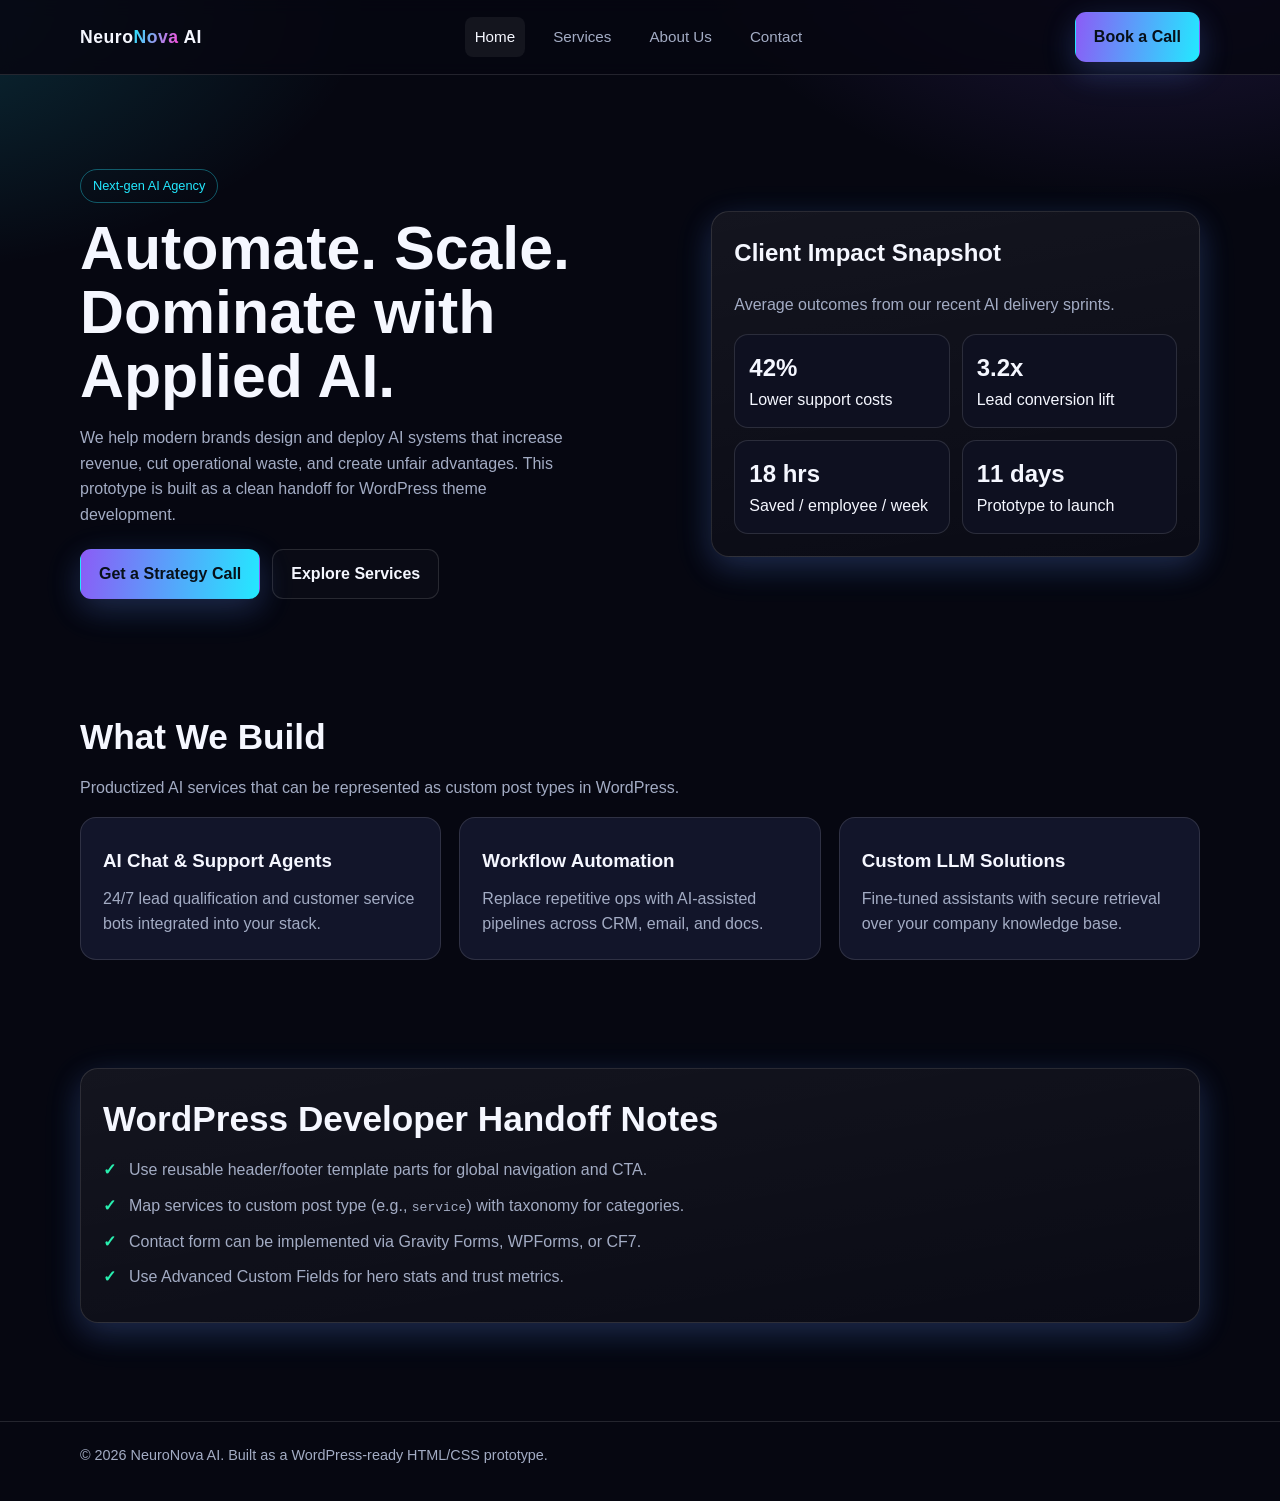
<file: public/ai-agency-prototype/index.html>
<!doctype html>
<html lang="en">
  <head>
    <meta charset="UTF-8" />
    <meta name="viewport" content="width=device-width, initial-scale=1.0" />
    <title>NeuroNova AI Agency | Home</title>
    <meta name="description" content="Futuristic AI agency website prototype ready for WordPress theme handoff." />
    <link rel="stylesheet" href="assets/styles.css" />
  </head>
  <body>
    <header class="site-header">
      <div class="container nav-wrap">
        <a class="brand" href="index.html">Neuro<span>Nova</span> AI</a>
        <nav class="nav-links" aria-label="Main navigation">
          <a class="active" href="index.html">Home</a>
          <a href="services.html">Services</a>
          <a href="about.html">About Us</a>
          <a href="contact.html">Contact</a>
        </nav>
        <a class="btn btn-primary" href="contact.html">Book a Call</a>
      </div>
    </header>

    <main>
      <section class="container hero">
        <div>
          <span class="badge">Next-gen AI Agency</span>
          <h1>Automate. Scale. Dominate with Applied AI.</h1>
          <p>
            We help modern brands design and deploy AI systems that increase revenue,
            cut operational waste, and create unfair advantages. This prototype is built as
            a clean handoff for WordPress theme development.
          </p>
          <div class="hero-cta">
            <a class="btn btn-primary" href="contact.html">Get a Strategy Call</a>
            <a class="btn btn-ghost" href="services.html">Explore Services</a>
          </div>
        </div>

        <aside class="panel" aria-label="Performance snapshot">
          <h2 style="margin-top: 0">Client Impact Snapshot</h2>
          <p style="color: var(--muted)">Average outcomes from our recent AI delivery sprints.</p>
          <div class="metrics">
            <div class="metric">
              <strong>42%</strong>
              <span>Lower support costs</span>
            </div>
            <div class="metric">
              <strong>3.2x</strong>
              <span>Lead conversion lift</span>
            </div>
            <div class="metric">
              <strong>18 hrs</strong>
              <span>Saved / employee / week</span>
            </div>
            <div class="metric">
              <strong>11 days</strong>
              <span>Prototype to launch</span>
            </div>
          </div>
        </aside>
      </section>

      <section class="container">
        <h2 class="section-title">What We Build</h2>
        <p class="section-subtitle">Productized AI services that can be represented as custom post types in WordPress.</p>
        <div class="grid services-grid">
          <article class="card">
            <h3>AI Chat & Support Agents</h3>
            <p>24/7 lead qualification and customer service bots integrated into your stack.</p>
          </article>
          <article class="card">
            <h3>Workflow Automation</h3>
            <p>Replace repetitive ops with AI-assisted pipelines across CRM, email, and docs.</p>
          </article>
          <article class="card">
            <h3>Custom LLM Solutions</h3>
            <p>Fine-tuned assistants with secure retrieval over your company knowledge base.</p>
          </article>
        </div>
      </section>

      <section class="container">
        <div class="panel">
          <h2 class="section-title">WordPress Developer Handoff Notes</h2>
          <ul class="check-list">
            <li>Use reusable header/footer template parts for global navigation and CTA.</li>
            <li>Map services to custom post type (e.g., <code>service</code>) with taxonomy for categories.</li>
            <li>Contact form can be implemented via Gravity Forms, WPForms, or CF7.</li>
            <li>Use Advanced Custom Fields for hero stats and trust metrics.</li>
          </ul>
        </div>
      </section>
    </main>

    <footer class="site-footer">
      <div class="container">© 2026 NeuroNova AI. Built as a WordPress-ready HTML/CSS prototype.</div>
    </footer>
  </body>
</html>
</file>
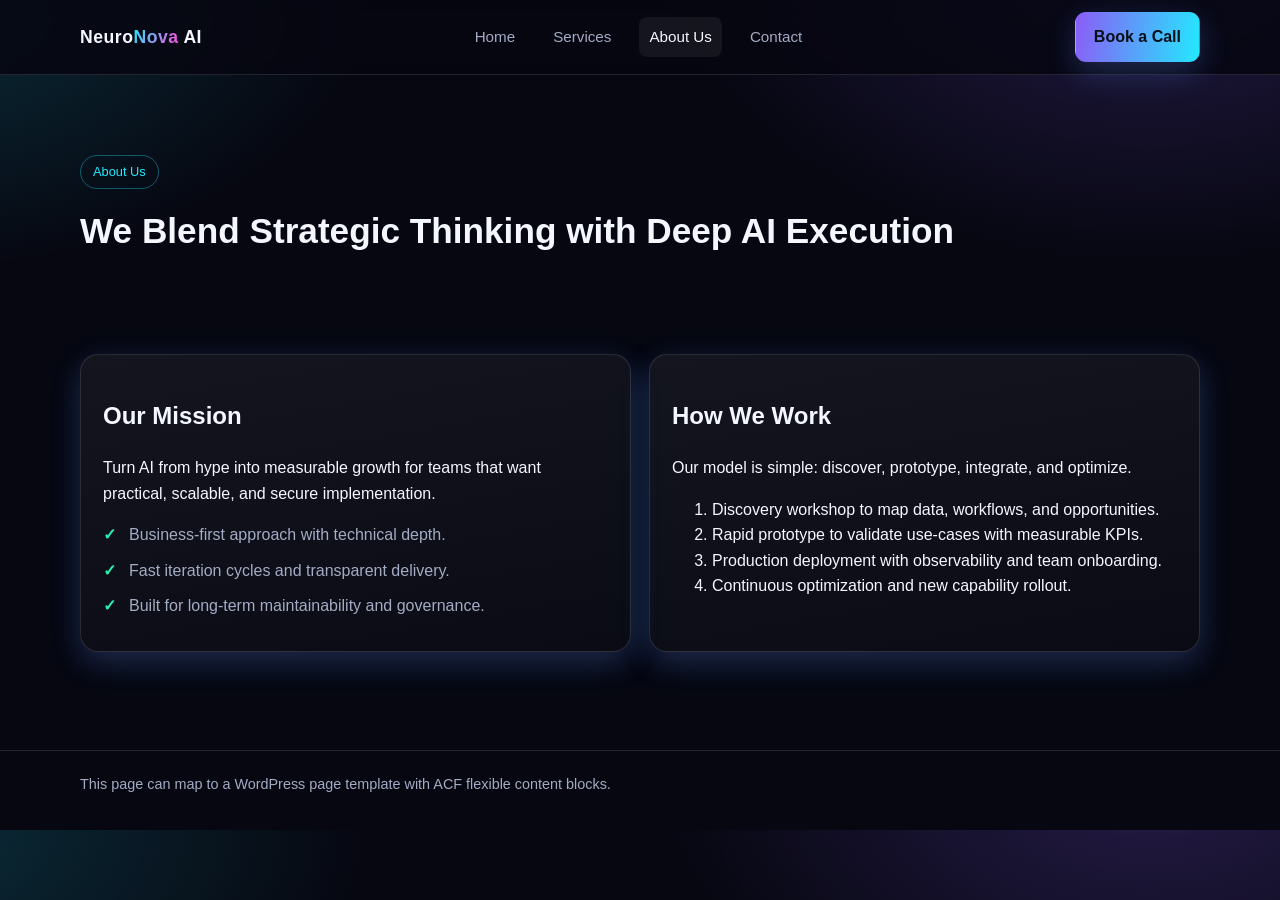
<file: public/ai-agency-prototype/about.html>
<!doctype html>
<html lang="en">
  <head>
    <meta charset="UTF-8" />
    <meta name="viewport" content="width=device-width, initial-scale=1.0" />
    <title>NeuroNova AI Agency | About</title>
    <link rel="stylesheet" href="assets/styles.css" />
  </head>
  <body>
    <header class="site-header">
      <div class="container nav-wrap">
        <a class="brand" href="index.html">Neuro<span>Nova</span> AI</a>
        <nav class="nav-links" aria-label="Main navigation">
          <a href="index.html">Home</a>
          <a href="services.html">Services</a>
          <a class="active" href="about.html">About Us</a>
          <a href="contact.html">Contact</a>
        </nav>
        <a class="btn btn-primary" href="contact.html">Book a Call</a>
      </div>
    </header>

    <main>
      <section class="container page-hero">
        <span class="badge">About Us</span>
        <h1 class="section-title">We Blend Strategic Thinking with Deep AI Execution</h1>
      </section>

      <section class="container grid about-grid">
        <article class="panel">
          <h2>Our Mission</h2>
          <p>
            Turn AI from hype into measurable growth for teams that want practical, scalable, and secure implementation.
          </p>
          <ul class="check-list">
            <li>Business-first approach with technical depth.</li>
            <li>Fast iteration cycles and transparent delivery.</li>
            <li>Built for long-term maintainability and governance.</li>
          </ul>
        </article>

        <article class="panel">
          <h2>How We Work</h2>
          <p>Our model is simple: discover, prototype, integrate, and optimize.</p>
          <ol>
            <li>Discovery workshop to map data, workflows, and opportunities.</li>
            <li>Rapid prototype to validate use-cases with measurable KPIs.</li>
            <li>Production deployment with observability and team onboarding.</li>
            <li>Continuous optimization and new capability rollout.</li>
          </ol>
        </article>
      </section>
    </main>

    <footer class="site-footer">
      <div class="container">This page can map to a WordPress page template with ACF flexible content blocks.</div>
    </footer>
  </body>
</html>
</file>
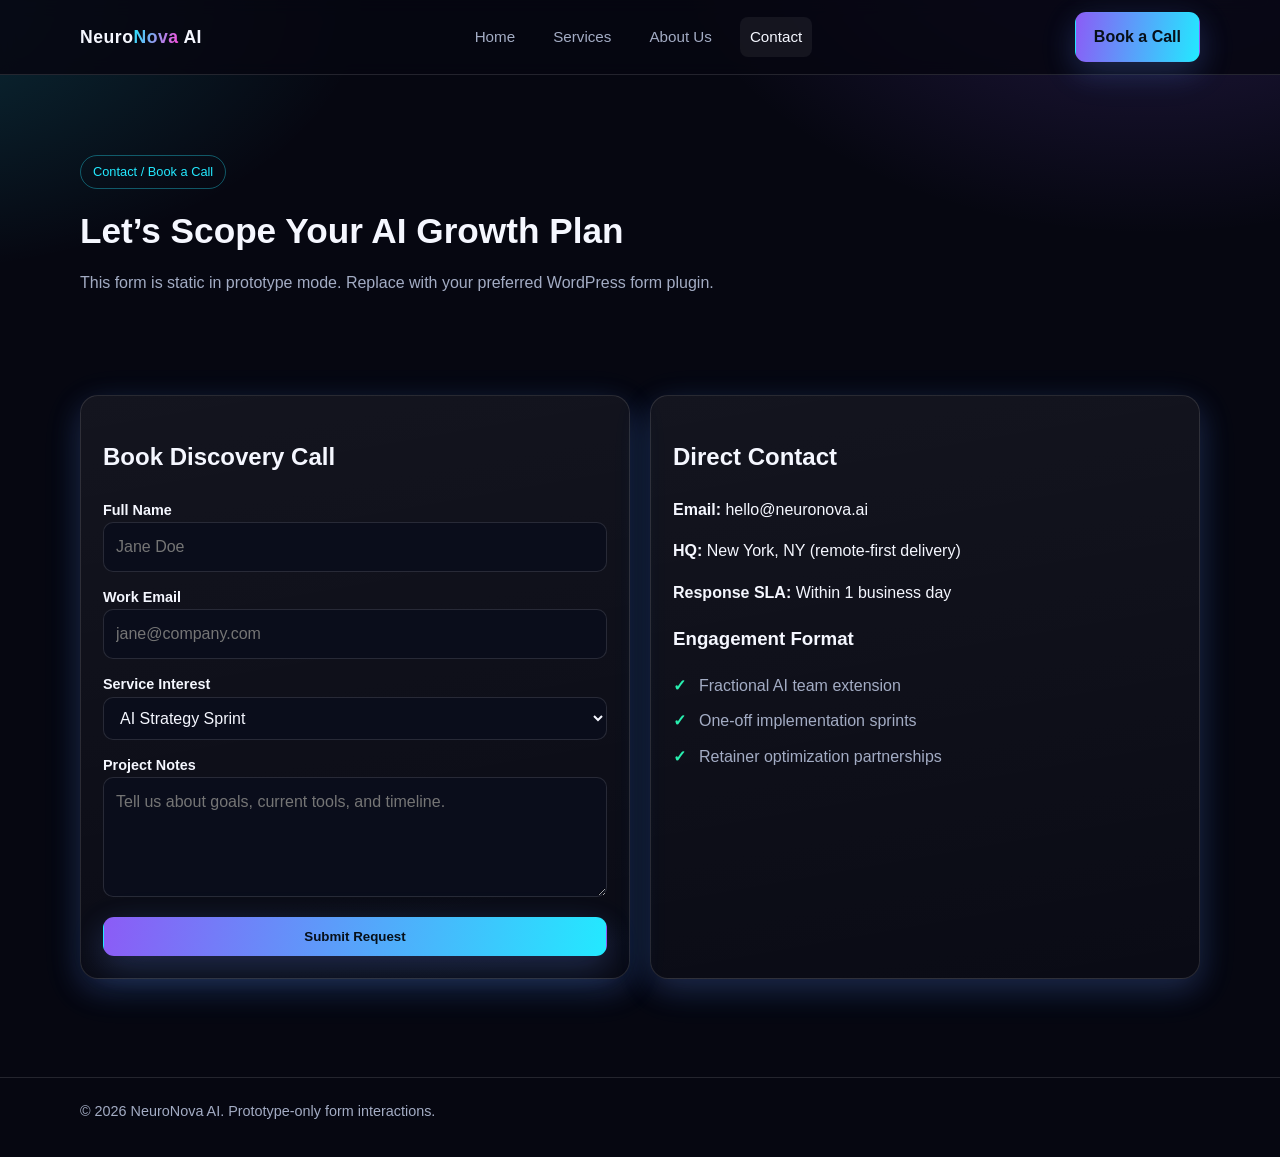
<file: public/ai-agency-prototype/contact.html>
<!doctype html>
<html lang="en">
  <head>
    <meta charset="UTF-8" />
    <meta name="viewport" content="width=device-width, initial-scale=1.0" />
    <title>NeuroNova AI Agency | Contact</title>
    <link rel="stylesheet" href="assets/styles.css" />
  </head>
  <body>
    <header class="site-header">
      <div class="container nav-wrap">
        <a class="brand" href="index.html">Neuro<span>Nova</span> AI</a>
        <nav class="nav-links" aria-label="Main navigation">
          <a href="index.html">Home</a>
          <a href="services.html">Services</a>
          <a href="about.html">About Us</a>
          <a class="active" href="contact.html">Contact</a>
        </nav>
        <a class="btn btn-primary" href="contact.html">Book a Call</a>
      </div>
    </header>

    <main>
      <section class="container page-hero">
        <span class="badge">Contact / Book a Call</span>
        <h1 class="section-title">Let’s Scope Your AI Growth Plan</h1>
        <p class="section-subtitle">This form is static in prototype mode. Replace with your preferred WordPress form plugin.</p>
      </section>

      <section class="container contact-wrap">
        <article class="panel">
          <h2>Book Discovery Call</h2>
          <form>
            <div>
              <label for="name">Full Name</label>
              <input id="name" name="name" type="text" placeholder="Jane Doe" />
            </div>
            <div>
              <label for="email">Work Email</label>
              <input id="email" name="email" type="email" placeholder="jane@company.com" />
            </div>
            <div>
              <label for="service">Service Interest</label>
              <select id="service" name="service">
                <option>AI Strategy Sprint</option>
                <option>Sales AI Stack</option>
                <option>AI Customer Experience</option>
                <option>Custom LLM Solution</option>
              </select>
            </div>
            <div>
              <label for="message">Project Notes</label>
              <textarea id="message" name="message" placeholder="Tell us about goals, current tools, and timeline."></textarea>
            </div>
            <button class="btn btn-primary" type="submit">Submit Request</button>
          </form>
        </article>

        <aside class="panel">
          <h2>Direct Contact</h2>
          <p><strong>Email:</strong> hello@neuronova.ai</p>
          <p><strong>HQ:</strong> New York, NY (remote-first delivery)</p>
          <p><strong>Response SLA:</strong> Within 1 business day</p>
          <h3>Engagement Format</h3>
          <ul class="check-list">
            <li>Fractional AI team extension</li>
            <li>One-off implementation sprints</li>
            <li>Retainer optimization partnerships</li>
          </ul>
        </aside>
      </section>
    </main>

    <footer class="site-footer">
      <div class="container">© 2026 NeuroNova AI. Prototype-only form interactions.</div>
    </footer>
  </body>
</html>
</file>
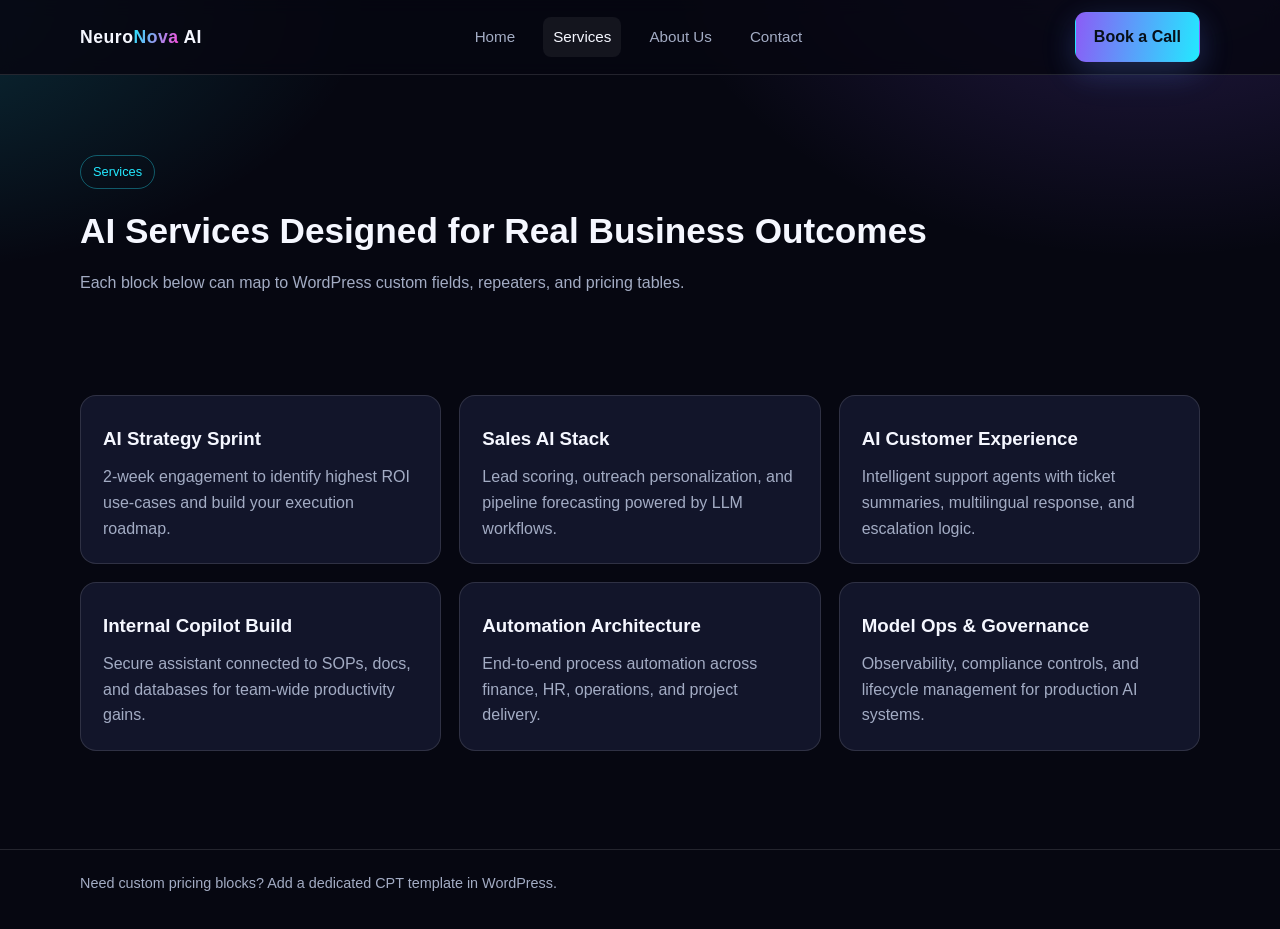
<file: public/ai-agency-prototype/services.html>
<!doctype html>
<html lang="en">
  <head>
    <meta charset="UTF-8" />
    <meta name="viewport" content="width=device-width, initial-scale=1.0" />
    <title>NeuroNova AI Agency | Services</title>
    <link rel="stylesheet" href="assets/styles.css" />
  </head>
  <body>
    <header class="site-header">
      <div class="container nav-wrap">
        <a class="brand" href="index.html">Neuro<span>Nova</span> AI</a>
        <nav class="nav-links" aria-label="Main navigation">
          <a href="index.html">Home</a>
          <a class="active" href="services.html">Services</a>
          <a href="about.html">About Us</a>
          <a href="contact.html">Contact</a>
        </nav>
        <a class="btn btn-primary" href="contact.html">Book a Call</a>
      </div>
    </header>

    <main>
      <section class="container page-hero">
        <span class="badge">Services</span>
        <h1 class="section-title">AI Services Designed for Real Business Outcomes</h1>
        <p class="section-subtitle">Each block below can map to WordPress custom fields, repeaters, and pricing tables.</p>
      </section>

      <section class="container grid services-grid">
        <article class="card">
          <h3>AI Strategy Sprint</h3>
          <p>2-week engagement to identify highest ROI use-cases and build your execution roadmap.</p>
        </article>
        <article class="card">
          <h3>Sales AI Stack</h3>
          <p>Lead scoring, outreach personalization, and pipeline forecasting powered by LLM workflows.</p>
        </article>
        <article class="card">
          <h3>AI Customer Experience</h3>
          <p>Intelligent support agents with ticket summaries, multilingual response, and escalation logic.</p>
        </article>
        <article class="card">
          <h3>Internal Copilot Build</h3>
          <p>Secure assistant connected to SOPs, docs, and databases for team-wide productivity gains.</p>
        </article>
        <article class="card">
          <h3>Automation Architecture</h3>
          <p>End-to-end process automation across finance, HR, operations, and project delivery.</p>
        </article>
        <article class="card">
          <h3>Model Ops & Governance</h3>
          <p>Observability, compliance controls, and lifecycle management for production AI systems.</p>
        </article>
      </section>
    </main>

    <footer class="site-footer">
      <div class="container">Need custom pricing blocks? Add a dedicated CPT template in WordPress.</div>
    </footer>
  </body>
</html>
</file>
<file: public/ai-agency-prototype/assets/styles.css>
:root {
  --bg: #060711;
  --panel: #0e1020;
  --panel-2: #12152a;
  --text: #f5f7ff;
  --muted: #a3acc4;
  --cyan: #23e9ff;
  --purple: #8b5cf6;
  --pink: #ff49db;
  --line: rgba(255, 255, 255, 0.12);
  --success: #29f0b0;
  --shadow: 0 10px 40px rgba(17, 238, 255, 0.1), 0 10px 30px rgba(139, 92, 246, 0.18);
}

* { box-sizing: border-box; }

html, body {
  margin: 0;
  padding: 0;
  background: radial-gradient(1000px 700px at 90% -10%, rgba(139, 92, 246, 0.25), transparent 50%),
              radial-gradient(900px 500px at -10% 0%, rgba(35, 233, 255, 0.18), transparent 55%),
              var(--bg);
  color: var(--text);
  font-family: Inter, "Segoe UI", Roboto, Helvetica, Arial, sans-serif;
  line-height: 1.6;
}

a { color: inherit; text-decoration: none; }

.container {
  width: min(1120px, 92vw);
  margin: 0 auto;
}

.site-header {
  position: sticky;
  top: 0;
  z-index: 99;
  backdrop-filter: blur(8px);
  background: rgba(6, 7, 17, 0.85);
  border-bottom: 1px solid var(--line);
}

.nav-wrap {
  min-height: 74px;
  display: flex;
  align-items: center;
  justify-content: space-between;
  gap: 20px;
}

.brand {
  font-size: 1.1rem;
  font-weight: 800;
  letter-spacing: 0.03em;
}

.brand span {
  background: linear-gradient(110deg, var(--cyan), var(--pink));
  -webkit-background-clip: text;
  background-clip: text;
  color: transparent;
}

.nav-links {
  display: flex;
  align-items: center;
  gap: 18px;
}

.nav-links a {
  color: var(--muted);
  font-size: 0.95rem;
  padding: 8px 10px;
  border-radius: 8px;
  transition: 0.2s ease;
}

.nav-links a:hover,
.nav-links a.active {
  color: var(--text);
  background: rgba(255, 255, 255, 0.06);
}

.btn {
  display: inline-flex;
  align-items: center;
  justify-content: center;
  gap: 8px;
  padding: 11px 18px;
  border-radius: 11px;
  border: 1px solid transparent;
  font-weight: 700;
  transition: 0.2s ease;
  cursor: pointer;
}

.btn-primary {
  background: linear-gradient(100deg, var(--purple), var(--cyan));
  color: #071019;
  box-shadow: var(--shadow);
}

.btn-primary:hover { transform: translateY(-1px); }

.btn-ghost {
  border-color: var(--line);
  color: var(--text);
  background: rgba(255, 255, 255, 0.02);
}

.hero {
  padding: 94px 0 56px;
  display: grid;
  grid-template-columns: 1.1fr 0.9fr;
  gap: 34px;
  align-items: center;
}

.badge {
  display: inline-flex;
  padding: 6px 12px;
  border-radius: 999px;
  border: 1px solid rgba(35, 233, 255, 0.35);
  font-size: 0.8rem;
  color: var(--cyan);
  margin-bottom: 14px;
}

.hero h1 {
  margin: 0 0 14px;
  font-size: clamp(2rem, 5vw, 3.8rem);
  line-height: 1.05;
}

.hero p {
  color: var(--muted);
  max-width: 56ch;
}

.hero-cta {
  display: flex;
  flex-wrap: wrap;
  gap: 12px;
  margin-top: 22px;
}

.panel {
  background: linear-gradient(170deg, rgba(255, 255, 255, 0.06), rgba(255, 255, 255, 0.02));
  border: 1px solid var(--line);
  border-radius: 18px;
  padding: 22px;
  box-shadow: var(--shadow);
}

.metrics {
  display: grid;
  grid-template-columns: repeat(2, 1fr);
  gap: 12px;
  margin-top: 16px;
}

.metric {
  background: var(--panel);
  border: 1px solid var(--line);
  border-radius: 14px;
  padding: 14px;
}

.metric strong {
  display: block;
  font-size: 1.5rem;
}

section { padding: 54px 0; }

.section-title {
  font-size: clamp(1.5rem, 2.8vw, 2.2rem);
  margin: 0 0 10px;
}

.section-subtitle {
  margin-top: 0;
  color: var(--muted);
}

.grid {
  display: grid;
  gap: 18px;
}

.services-grid {
  grid-template-columns: repeat(3, 1fr);
}

.card {
  background: var(--panel-2);
  border: 1px solid var(--line);
  border-radius: 16px;
  padding: 22px;
}

.card h3 { margin: 6px 0 10px; }
.card p { margin: 0; color: var(--muted); }

.about-grid { grid-template-columns: 1fr 1fr; }

.check-list {
  margin: 0;
  padding: 0;
  list-style: none;
}

.check-list li {
  margin-bottom: 10px;
  padding-left: 26px;
  position: relative;
  color: var(--muted);
}

.check-list li::before {
  content: "✓";
  color: var(--success);
  font-weight: bold;
  position: absolute;
  left: 0;
}

.contact-wrap {
  display: grid;
  grid-template-columns: 1fr 1fr;
  gap: 20px;
}

form {
  display: grid;
  gap: 12px;
}

label { font-weight: 600; font-size: 0.9rem; }

input, textarea, select {
  width: 100%;
  border: 1px solid var(--line);
  background: #0a0d1b;
  color: var(--text);
  border-radius: 10px;
  padding: 11px 12px;
  font: inherit;
}

textarea { min-height: 120px; resize: vertical; }

.site-footer {
  margin-top: 44px;
  border-top: 1px solid var(--line);
  color: var(--muted);
  padding: 22px 0 34px;
  font-size: 0.9rem;
}

.page-hero {
  padding: 80px 0 30px;
}

@media (max-width: 900px) {
  .hero,
  .services-grid,
  .about-grid,
  .contact-wrap {
    grid-template-columns: 1fr;
  }

  .nav-links { display: none; }
}
</file>
